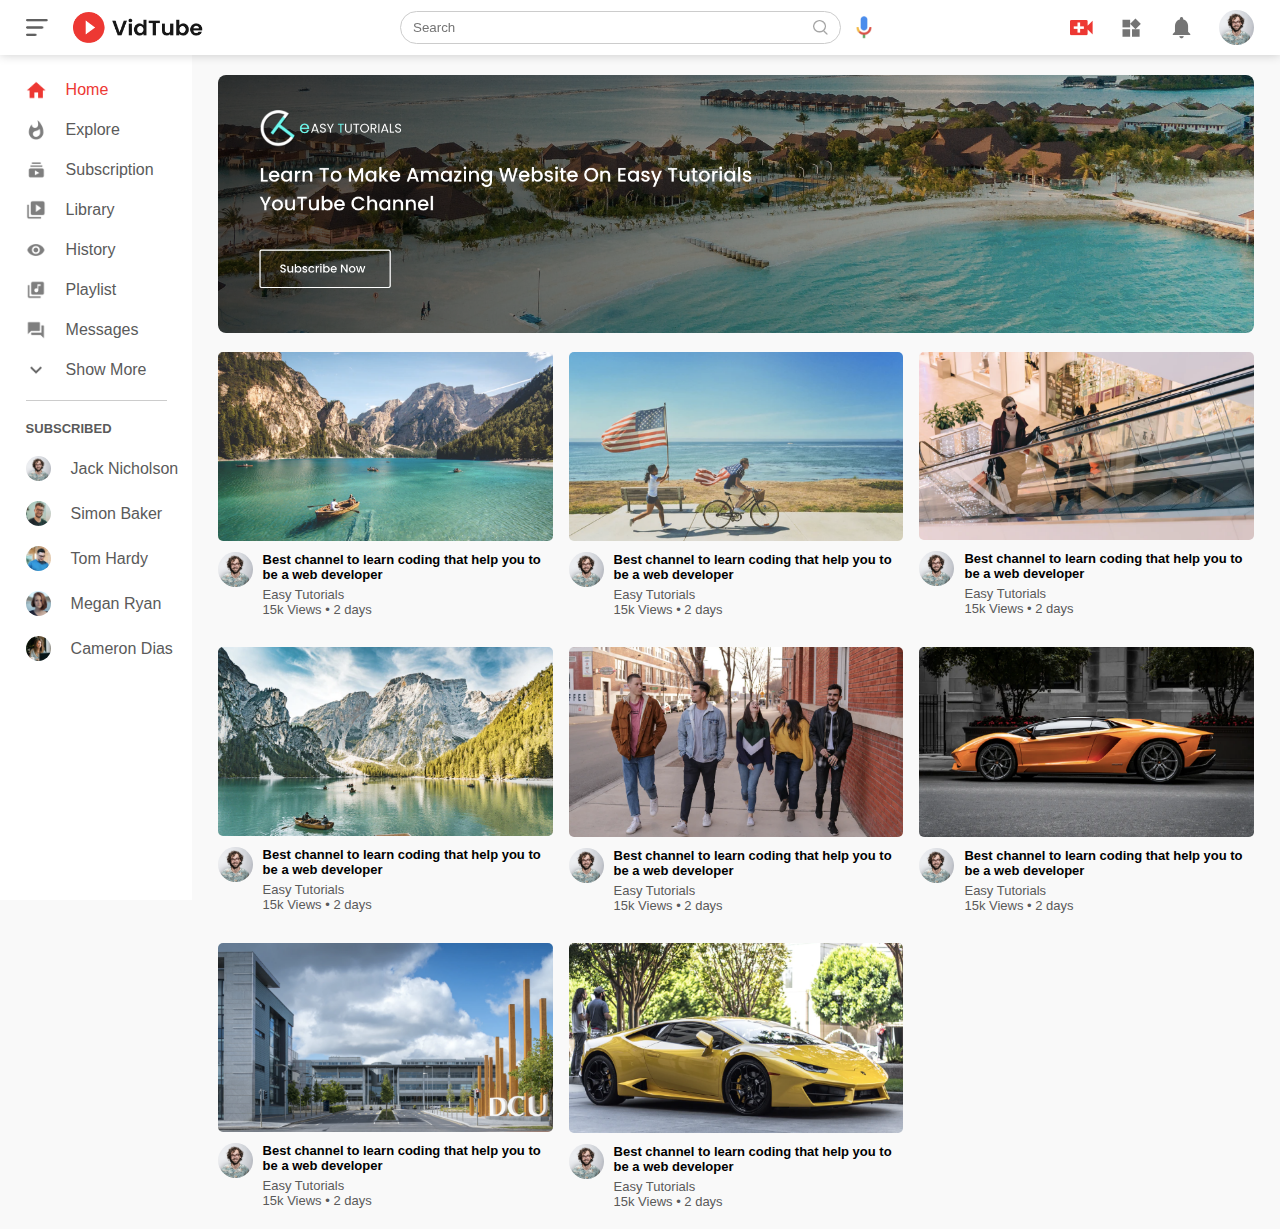
<file: index.html>
<!DOCTYPE html>
<html lang="en">
  <head>
    <meta charset="UTF-8" />
    <meta http-equiv="X-UA-Compatible" content="IE=edge" />
    <meta name="viewport" content="width=device-width, initial-scale=1.0" />
    <link rel="stylesheet" href="style.css" />
    <title>Vide WebSite - Youtube Channel</title>
  </head>
  <body>
    <nav class="flex-div">
      <div class="nav-left flex-div">
        <img src="images/menu.png" class="menu-icon" alt="" />
        <img src="images/logo.png" class="logo" alt="" />
      </div>
      <div class="nav-middle flex-div">
        <div class="search-box flex-div">
          <input type="text" placeholder="Search" />
          <img src="images/search.png" alt="" />
        </div>
        <img src="images/voice-search.png" class="mic-icon" alt="" />
      </div>
      <div class="nav-right flex-div">
        <img src="images/upload.png" alt="" />
        <img src="images/more.png" alt="" />
        <img src="images/notification.png" alt="" />
        <img src="images/Jack.png" alt="" class="user-icon" />
      </div>
    </nav>

    <!----------- SIDE BAR -------------->

    <div class="sidebar">
      <div class="shortcut-links">
        <a href=""
          ><img src="images/home.png" alt="" />
          <p>Home</p></a
        >
        <a href=""
          ><img src="images/explore.png" alt="" />
          <p>Explore</p></a
        >
        <a href=""
          ><img src="images/subscriprion.png" alt="" />
          <p>Subscription</p></a
        >
        <a href=""
          ><img src="images/library.png" alt="" />
          <p>Library</p></a
        >
        <a href=""
          ><img src="images/history.png" alt="" />
          <p>History</p></a
        >
        <a href=""
          ><img src="images/playlist.png" alt="" />
          <p>Playlist</p></a
        >
        <a href=""
          ><img src="images/messages.png" alt="" />
          <p>Messages</p></a
        >
        <a href=""
          ><img src="images/show-more.png" alt="" />
          <p>Show More</p></a
        >
        <hr />
      </div>
      <div class="subscribed-list">
        <h3>SUBSCRIBED</h3>
        <a href=""
          ><img src="images/Jack.png" alt="" />
          <p>Jack Nicholson</p></a
        >
        <a href=""
          ><img src="images/simon.png" alt="" />
          <p>Simon Baker</p></a
        >
        <a href=""
          ><img src="images/tom.png" alt="" />
          <p>Tom Hardy</p></a
        >
        <a href=""
          ><img src="images/megan.png" alt="" />
          <p>Megan Ryan</p></a
        >
        <a href=""
          ><img src="images/cameron.png" alt="" />
          <p>Cameron Dias</p></a
        >
      </div>
    </div>

    <!----------- MAIN ------------>

    <div class="container">
      <div class="banner">
        <img src="images/banner.png" alt="" />
      </div>

      <div class="list-container">
            <div class="video-list">
                <a href="play-video.html"
                    ><img src="images/thumbnail1.png" class="thumbnail" alt=""
                /></a>
                <div class="flex-div">
                    <img src="images/Jack.png" alt="" />
                    <div class="video-info">
                        <a href=""
                            >Best channel to learn coding that help you to be a web
                            developer</a
                        >
                        <p>Easy Tutorials</p>
                        <p>15k Views &bull; 2 days</p>
                    </div>
                </div>
            </div>
            <div class="video-list">
                <a href=""
                    ><img src="images/thumbnail2.png" class="thumbnail" alt=""
                /></a>
                <div class="flex-div">
                    <img src="images/Jack.png" alt="" />
                    <div class="video-info">
                        <a href=""
                            >Best channel to learn coding that help you to be a web
                            developer</a
                        >
                        <p>Easy Tutorials</p>
                        <p>15k Views &bull; 2 days</p>
                    </div>
                </div>
            </div>
            <div class="video-list">
                <a href=""
                    ><img src="images/thumbnail3.png" class="thumbnail" alt=""
                /></a>
                <div class="flex-div">
                    <img src="images/Jack.png" alt="" />
                    <div class="video-info">
                        <a href=""
                            >Best channel to learn coding that help you to be a web
                            developer</a
                        >
                        <p>Easy Tutorials</p>
                        <p>15k Views &bull; 2 days</p>
                    </div>
                </div>
            </div>
            <div class="video-list">
                <a href=""
                    ><img src="images/thumbnail4.png" class="thumbnail" alt=""
                /></a>
                <div class="flex-div">
                    <img src="images/Jack.png" alt="" />
                    <div class="video-info">
                        <a href=""
                            >Best channel to learn coding that help you to be a web
                            developer</a
                        >
                        <p>Easy Tutorials</p>
                        <p>15k Views &bull; 2 days</p>
                    </div>
                </div>
            </div>
            <div class="video-list">
                <a href=""
                    ><img src="images/thumbnail5.png" class="thumbnail" alt=""
                /></a>
                <div class="flex-div">
                    <img src="images/Jack.png" alt="" />
                    <div class="video-info">
                        <a href=""
                            >Best channel to learn coding that help you to be a web
                            developer</a
                        >
                        <p>Easy Tutorials</p>
                        <p>15k Views &bull; 2 days</p>
                    </div>
                </div>
            </div>
            <div class="video-list">
                <a href=""
                    ><img src="images/thumbnail6.png" class="thumbnail" alt=""
                /></a>
                <div class="flex-div">
                    <img src="images/Jack.png" alt="" />
                    <div class="video-info">
                        <a href=""
                            >Best channel to learn coding that help you to be a web
                            developer</a
                        >
                        <p>Easy Tutorials</p>
                        <p>15k Views &bull; 2 days</p>
                    </div>
                </div>
            </div>
            <div class="video-list">
              <a href=""
                  ><img src="images/thumbnail7.png" class="thumbnail" alt=""
              /></a>
              <div class="flex-div">
                  <img src="images/Jack.png" alt="" />
                  <div class="video-info">
                      <a href=""
                          >Best channel to learn coding that help you to be a web
                          developer</a
                      >
                      <p>Easy Tutorials</p>
                      <p>15k Views &bull; 2 days</p>
                  </div>
              </div>
          </div>
          <div class="video-list">
            <a href=""
                ><img src="images/thumbnail8.png" class="thumbnail" alt=""
            /></a>
            <div class="flex-div">
                <img src="images/Jack.png" alt="" />
                <div class="video-info">
                    <a href=""
                        >Best channel to learn coding that help you to be a web
                        developer</a
                    >
                    <p>Easy Tutorials</p>
                    <p>15k Views &bull; 2 days</p>
                </div>
            </div>
        </div>
      </div>
    </div>

    <script src="./script.js"></script>
  </body>
</html>
</file>
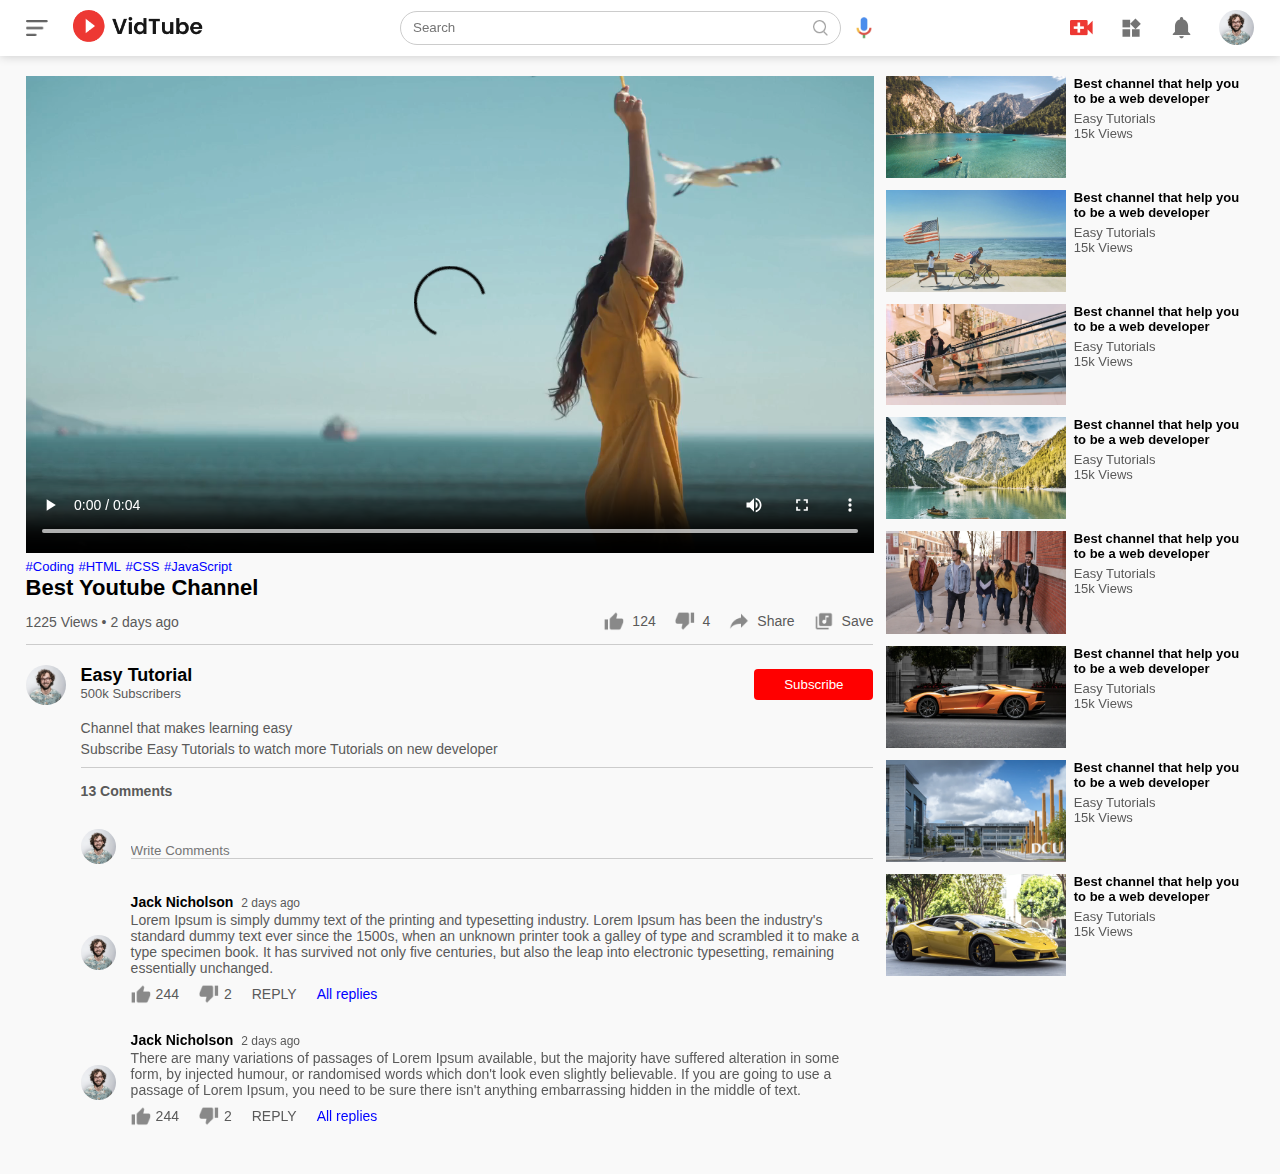
<file: play-video.html>
<!DOCTYPE html>
<html lang="en">
  <head>
    <meta charset="UTF-8" />
    <meta http-equiv="X-UA-Compatible" content="IE=edge" />
    <meta name="viewport" content="width=device-width, initial-scale=1.0" />
    <link rel="stylesheet" href="style.css" />
    <title>Play Video</title>
  </head>
  <body>
    <nav class="flex-div">
      <div class="nav-left flex-div">
        <img src="images/menu.png" class="menu-icon" alt="" />
        <a href="/index.html"><img src="images/logo.png" class="logo" alt="" /></a>
        
      </div>
      <div class="nav-middle flex-div">
        <div class="search-box flex-div">
          <input type="text" placeholder="Search" />
          <img src="images/search.png" alt="" />
        </div>
        <img src="images/voice-search.png" class="mic-icon" alt="" />
      </div>
      <div class="nav-right flex-div">
        <img src="images/upload.png" alt="" />
        <img src="images/more.png" alt="" />
        <img src="images/notification.png" alt="" />
        <img src="images/Jack.png" alt="" class="user-icon" />
      </div>
    </nav>

    <div class="container play-container">
      <div class="row">
        <div class="play-video">
          <video controls autoplay>
            <source src="images/video.mp4" type="video/mp4" />
          </video>
          <div class="tags">
            <a href="">#Coding</a> <a href="">#HTML</a> <a href="">#CSS</a>
            <a href="">#JavaScript</a>
          </div>
          <h3>Best Youtube Channel</h3>
          <div class="play-video-info">
            <p>1225 Views &bull; 2 days ago</p>
            <div>
              <a href=""><img src="images/like.png" alt="" />124</a>
              <a href=""><img src="images/dislike.png" alt="" />4</a>
              <a href=""><img src="images/share.png" alt="" />Share</a>
              <a href=""><img src="images/save.png" alt="" />Save</a>
            </div>
          </div>
          <hr />
          <div class="publisher">
            <img src="images/Jack.png" alt="" />
            <div>
              <p>Easy Tutorial</p>
              <span>500k Subscribers</span>
            </div>
            <button type="button">Subscribe</button>
          </div>
          <div class="video-description">
            <p>Channel that makes learning easy</p>
            <p>
              Subscribe Easy Tutorials to watch more Tutorials on new developer
            </p>
            <hr />

            <h4>13 Comments</h4>

            <div class="add-comment">
              <img src="images/Jack.png" alt="" />
              <input type="text" placeholder="Write Comments" />
            </div>
            <div class="old-comment">
              <img src="images/Jack.png" alt="">
              <div>
                <h3>Jack Nicholson<span>2 days ago</span></h3>
                <p>
                  Lorem Ipsum is simply dummy text of the printing and typesetting industry. Lorem Ipsum has been the industry's standard dummy text ever since the 1500s, when an unknown printer took a galley of type and scrambled it to make a type specimen book. It has survived not only five centuries, but also the leap into electronic typesetting, remaining essentially unchanged.
                </p>
                <div class="acomment-action">
                  <img src="images/like.png" alt="">
                  <span>244</span>
                  <img src="images/dislike.png" alt="">
                  <span>2</span>
                  <span>REPLY</span>
                  <a href="">All replies</a>
                </div>
              </div>
            </div>
            <div class="old-comment">
              <img src="images/Jack.png" alt="">
              <div>
                <h3>Jack Nicholson<span>2 days ago</span></h3>
                <p>
                  There are many variations of passages of Lorem Ipsum available, but the majority have suffered alteration in some form, by injected humour, or randomised words which don't look even slightly believable. If you are going to use a passage of Lorem Ipsum, you need to be sure there isn't anything embarrassing hidden in the middle of text. 
                </p>
                <div class="acomment-action">
                  <img src="images/like.png" alt="">
                  <span>244</span>
                  <img src="images/dislike.png" alt="">
                  <span>2</span>
                  <span>REPLY</span>
                  <a href="">All replies</a>
                </div>
              </div>
            </div>
          </div>
        </div>

        <div class="right-sidebar">
          <div class="side-video-list">
            <a href="" class="small-thumbnail"
              ><img src="images/thumbnail1.png"
            /></a>
            <div class="video-info">
              <a href="">Best channel that help you to be a web developer</a>
              <p>Easy Tutorials</p>
              <p>15k Views</p>
            </div>
          </div>
          <div class="side-video-list">
            <a href="" class="small-thumbnail"
              ><img src="images/thumbnail2.png"
            /></a>
            <div class="video-info">
              <a href="">Best channel that help you to be a web developer</a>
              <p>Easy Tutorials</p>
              <p>15k Views</p>
            </div>
          </div>
          <div class="side-video-list">
            <a href="" class="small-thumbnail"
              ><img src="images/thumbnail3.png"
            /></a>
            <div class="video-info">
              <a href="">Best channel that help you to be a web developer</a>
              <p>Easy Tutorials</p>
              <p>15k Views</p>
            </div>
          </div>
          <div class="side-video-list">
            <a href="" class="small-thumbnail"
              ><img src="images/thumbnail4.png"
            /></a>
            <div class="video-info">
              <a href="">Best channel that help you to be a web developer</a>
              <p>Easy Tutorials</p>
              <p>15k Views</p>
            </div>
          </div>
          <div class="side-video-list">
            <a href="" class="small-thumbnail"
              ><img src="images/thumbnail5.png"
            /></a>
            <div class="video-info">
              <a href="">Best channel that help you to be a web developer</a>
              <p>Easy Tutorials</p>
              <p>15k Views</p>
            </div>
          </div>
          <div class="side-video-list">
            <a href="" class="small-thumbnail"
              ><img src="images/thumbnail6.png"
            /></a>
            <div class="video-info">
              <a href="">Best channel that help you to be a web developer</a>
              <p>Easy Tutorials</p>
              <p>15k Views</p>
            </div>
          </div>
          <div class="side-video-list">
            <a href="" class="small-thumbnail"
              ><img src="images/thumbnail7.png"
            /></a>
            <div class="video-info">
              <a href="">Best channel that help you to be a web developer</a>
              <p>Easy Tutorials</p>
              <p>15k Views</p>
            </div>
          </div>
          <div class="side-video-list">
            <a href="" class="small-thumbnail"
              ><img src="images/thumbnail8.png"
            /></a>
            <div class="video-info">
              <a href="">Best channel that help you to be a web developer</a>
              <p>Easy Tutorials</p>
              <p>15k Views</p>
            </div>
          </div>
        </div>
      </div>
    </div>
  </body>
</html>
</file>
<file: style.css>
* {
  margin: 0;
  padding: 0;
  font-family: "poppins", sans-serif;
  box-sizing: border-box;
}

a {
  text-decoration: none;
  color: #5a5a5a;
}

img {
  cursor: pointer;
}




/*----------    Nav     --------------*/
nav {
  padding: 10px 2%;
  justify-content: space-between;
  box-shadow: 0 0 10px rgba(0, 0, 0, 0.2);
  background-color: #fff;
  position: sticky;
  top: 0;
  z-index: 10;
}

.flex-div {
  display: flex;
  align-items: center;
}

.nav-right img {
  width: 25px;
  margin-right: 25px;
}

.nav-right .user-icon {
  width: 35px;
  border-radius: 50%;
  margin-right: 0;
}

.nav-left .menu-icon {
  width: 22px;
  margin-right: 25px;
}

.nav-left .logo {
  width: 130px;
}

.nav-middle .mic-icon {
  width: 16px;
}

.nav-middle .search-box {
  border: 1px solid #ccc;
  margin-right: 15px;
  padding: 8px 12px;
  border-radius: 25px;
}

.nav-middle .search-box input {
  width: 400px;
  border: 0;
  outline: 0;
  background: transparent;
}

.nav-middle .search-box img {
  width: 15px;
}

/*------ SIDEBAR ---------------------*/

.sidebar {
  background: #fff;
  width: 15%;
  height: 100vh;
  position: fixed;
  top: 0;
  padding-left: 2%;
  padding-top: 80px;
}

.shortcut-links a img {
  width: 20px;
  margin-right: 20px;
}

.shortcut-links a {
  display: flex;
  align-items: center;
  margin-bottom: 20px;
  width: fit-content;
  flex-wrap: wrap;
}

.shortcut-links a:first-child {
  color: #ed3833;
}

.sidebar hr {
  border: 0;
  height: 1px;
  background: #ccc;
  width: 85%;
}

.subscribed-list h3 {
  font-size: 13px;
  margin: 20px 0;
  color: #5a5a5a;
}

.subscribed-list a {
  display: flex;
  align-items: center;
  margin-bottom: 20px;
  width: fit-content;
  flex-wrap: wrap;
}

.subscribed-list a img {
  width: 25px;
  border-radius: 50%;
  margin-right: 20px;
}

.small-sidebar {
  width: 5%;
}

.small-sidebar a p {
  display: none;
}

.small-sidebar h3 {
  display: none;
}

.small-sidebar hr {
  width: 50%;
  margin-bottom: 25px;
}


/* -------------- Main ------------*/

.container{
    background: #f9f9f9;
    padding-left: 17%;
    padding-right: 2%;
    padding-top: 20px;
    padding-bottom: 20px;
}

.large-container{
  padding-left: 7%;
}

.banner{
    width: 100%;
}

.banner img{
    width: 100%;
    border-radius: 8px;
}

.list-container{
    display: grid;
    grid-template-columns: repeat(auto-fit,minmax(250px,1fr));
    column-gap: 16px ;
    row-gap: 30px;
    margin-top:15px;
}

.video-list .thumbnail{
    width: 100%;
    border-radius: 5px;

}

.video-list .flex-div{
    align-items: flex-start;
    margin-top: 7px;
}

.video-list .flex-div img{
    width: 35px;
    margin-right: 10px;
    border-radius: 50%;
}

.video-info{
    color: #5a5a5a;
    font-size: 13px;

}

.video-info a{
    color: #000;
    font-weight: 600;
    display: block;
    margin-bottom: 5px;
}

/*------ Play Video Page ----------*/ 

.play-container{
  padding-left: 2%;
}

.row {
  display: flex;
  justify-content: space-between;
  flex-wrap: wrap;

}

.play-video{
  flex-basis: 69%;
}

.right-sidebar{
  flex-basis: 30%;
}

.play-video video{
  width: 100%;
}

.side-video-list{
  display: flex;
  justify-content: space-between;
  margin-bottom: 8px;
}

.side-video-list img{
  width: 100%;
}
.side-video-list .small-thumbnail{
  flex-basis: 49%;
}

.side-video-list .video-info{
  flex-basis: 49%;
}


.play-video .tags a{
  color:#0000ff;
  font-size: 13px;
}

.play-video h3{
  font-weight: 600;
  font-size: 22px;
}

.play-video .play-video-info{
  display: flex;
  align-items: center;
  justify-content: space-between;
  flex-wrap: wrap;
  margin-top: 10px;
  font-size: 14px;
  color: #5a5a5a;
}

.play-video .play-video-info a img{
  width: 20px;
  margin-right: 8px;
}
.play-video .play-video-info a{
  display: inline-flex;
  align-items: center;
  margin-left: 15px;
}

.play-video hr{
  border:0;
  height: 1px;
  background: #ccc;
  margin: 10px 0;
}

.publisher{
  display: flex;
  align-items: center;
  margin-top:20px;
}

.publisher div{
  flex: 1;
  line-height: 18px;
}

.publisher img{
  width: 40px;
  border-radius: 50%;
  margin-right: 15px;
}

.publisher div p{
  color: #000;
  font-weight: 600;
  font-size: 18px;
}

.publisher div span{
  font-size: 13px;
  color: #5a5a5a;
}
.publisher button{
  background: red;
  color: #fff;
  padding: 8px 30px;
  border:0;
  outline: 0;
  border-radius: 4px;
  cursor: pointer;
}


.video-description{
  padding-left: 55px;
  margin:15px 0;

}

.video-description p{
  font-size: 14px;
  margin-bottom: 5px;
  color:#5a5a5a;
}

.video-description h4{
  font-size: 14px;
  color: #5a5a5a;
  margin-top: 15px;

}

.add-comment{
  display: flex;
  align-items: center;
  margin: 30px 0;
}

.add-comment img{
  width: 35px;
  border-radius: 50%;
  margin-right: 15px;
}

.add-comment input{
  border:0;
  outline: 0;
  border-bottom: 1px solid #ccc;
  width: 100%;
  padding-top: 10px;
  background: transparent;
}

.old-comment{
  display: flex;
  align-items: center;
  margin: 20px 0;
}

.old-comment img{
  width: 35px;
  border-radius: 50%;
  margin-right: 15px;
}

.old-comment h3{
  font-size: 14px;
  margin-bottom: 2px;
}
.old-comment h3 span{
  font-size: 12px;
  color: #5a5a5a;
  font-weight: 500;
  margin-left: 8px;
}

.old-comment .acomment-action{
  display: flex;
  align-items: center;
  margin: 8px 0;
  font-size: 14px;
}
.old-comment .acomment-action img{
  border-radius: 0;
  width: 20px;
  margin-right: 5px;
}

.old-comment .acomment-action span{
  margin-right: 20px;
  color: #5a5a5a;
}

.old-comment .acomment-action a{
  color:#0000ff;

}











/* --- Queries ---- */

@media(max-width: 900px){
  .menu-icon{
    display: none;
  }
  .sidebar{
    display: none;
  }

  .container, .large-container{
    padding-left: 5%;
    padding-right: 5% ;
  }

  .nav-right img{
    display: none;
  }

  .nav-right .user-icon{
    display: block;
    width: 30px;
  }

  .nav-middle .search-box input{
    width: 100px;
  }

  .nav-middle .mic-icon{
    display: none;
  }

  .logo{
    width: 50px;
  }

  .play-video{
    flex-basis: 100%;
  }
  .right-sidebar{
    flex-basis: 100%;
  }
  .play-container{
    padding-left: 5%;
  }

  .video-description{
    padding-left: 0;
  }

  .play-video .play-video-info a{
    margin-left: 0;
    margin-right: 15px;
    margin-top: 15px;
  }

}
</file>
